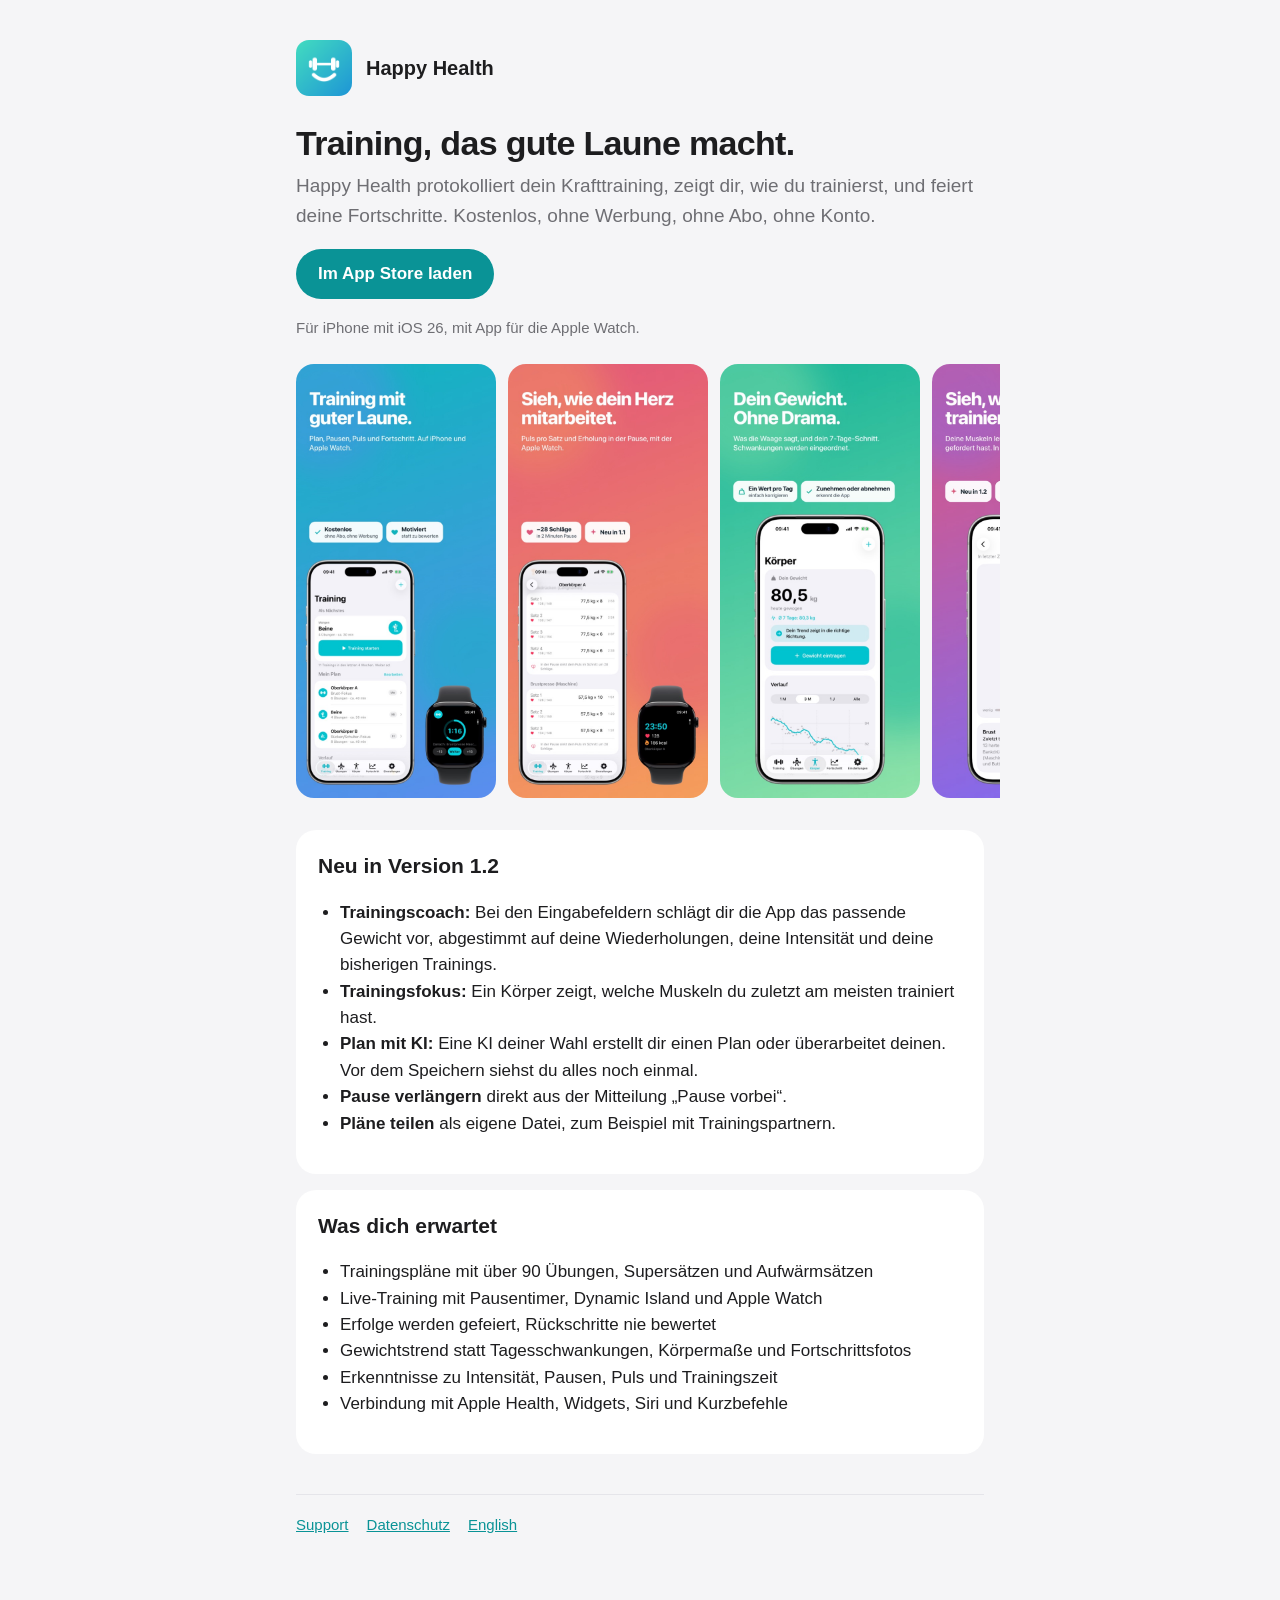
<file: index.html>
<!doctype html>
<html lang="de">
<head>
  <meta charset="utf-8">
  <meta name="viewport" content="width=device-width, initial-scale=1">
  <title>Happy Health</title>
  <meta name="description" content="Krafttraining, das motiviert statt bewertet. Kostenlos, ohne Werbung, ohne Abo.">
  <link rel="alternate" hreflang="en" href="en/">
  <link rel="stylesheet" href="style.css">
</head>
<body>
<main>
  <header>
    <img src="icon.png" alt="">
    <a href="./">Happy Health</a>
  </header>

  <h1>Training, das gute Laune macht.</h1>
  <p class="lead">Happy Health protokolliert dein Krafttraining, zeigt dir, wie du trainierst, und feiert deine Fortschritte. Kostenlos, ohne Werbung, ohne Abo, ohne Konto.</p>
  <p><a class="button" href="https://apps.apple.com/app/id6819990635">Im App Store laden</a></p>
  <p class="muted">Für iPhone mit iOS 26, mit App für die Apple Watch.</p>

  <div class="shots">
    <img src="img/de-01-hero.jpg" alt="Trainingsübersicht auf iPhone und Apple Watch" width="600" height="1304" loading="lazy">
    <img src="img/de-04-pulse.jpg" alt="Puls pro Satz mit der Apple Watch" width="600" height="1304" loading="lazy">
    <img src="img/de-07-body.jpg" alt="Gewicht mit 7-Tage-Schnitt" width="600" height="1304" loading="lazy">
    <img src="img/de-05-musclemap.jpg" alt="Trainingsfokus: welche Muskeln du zuletzt trainiert hast" width="600" height="1304" loading="lazy">
  </div>

  <div class="card">
    <h2>Neu in Version 1.2</h2>
    <ul>
      <li><strong>Trainingscoach:</strong> Bei den Eingabefeldern schlägt dir die App das passende Gewicht vor, abgestimmt auf deine Wiederholungen, deine Intensität und deine bisherigen Trainings.</li>
      <li><strong>Trainingsfokus:</strong> Ein Körper zeigt, welche Muskeln du zuletzt am meisten trainiert hast.</li>
      <li><strong>Plan mit KI:</strong> Eine KI deiner Wahl erstellt dir einen Plan oder überarbeitet deinen. Vor dem Speichern siehst du alles noch einmal.</li>
      <li><strong>Pause verlängern</strong> direkt aus der Mitteilung „Pause vorbei“.</li>
      <li><strong>Pläne teilen</strong> als eigene Datei, zum Beispiel mit Trainingspartnern.</li>
    </ul>
  </div>

  <div class="card">
    <h2>Was dich erwartet</h2>
    <ul>
      <li>Trainingspläne mit über 90 Übungen, Supersätzen und Aufwärmsätzen</li>
      <li>Live-Training mit Pausentimer, Dynamic Island und Apple Watch</li>
      <li>Erfolge werden gefeiert, Rückschritte nie bewertet</li>
      <li>Gewichtstrend statt Tagesschwankungen, Körpermaße und Fortschrittsfotos</li>
      <li>Erkenntnisse zu Intensität, Pausen, Puls und Trainingszeit</li>
      <li>Verbindung mit Apple Health, Widgets, Siri und Kurzbefehle</li>
    </ul>
  </div>

  <nav>
    <a href="support.html">Support</a>
    <a href="datenschutz.html">Datenschutz</a>
    <a href="en/">English</a>
  </nav>
</main>
</body>
</html>
</file>
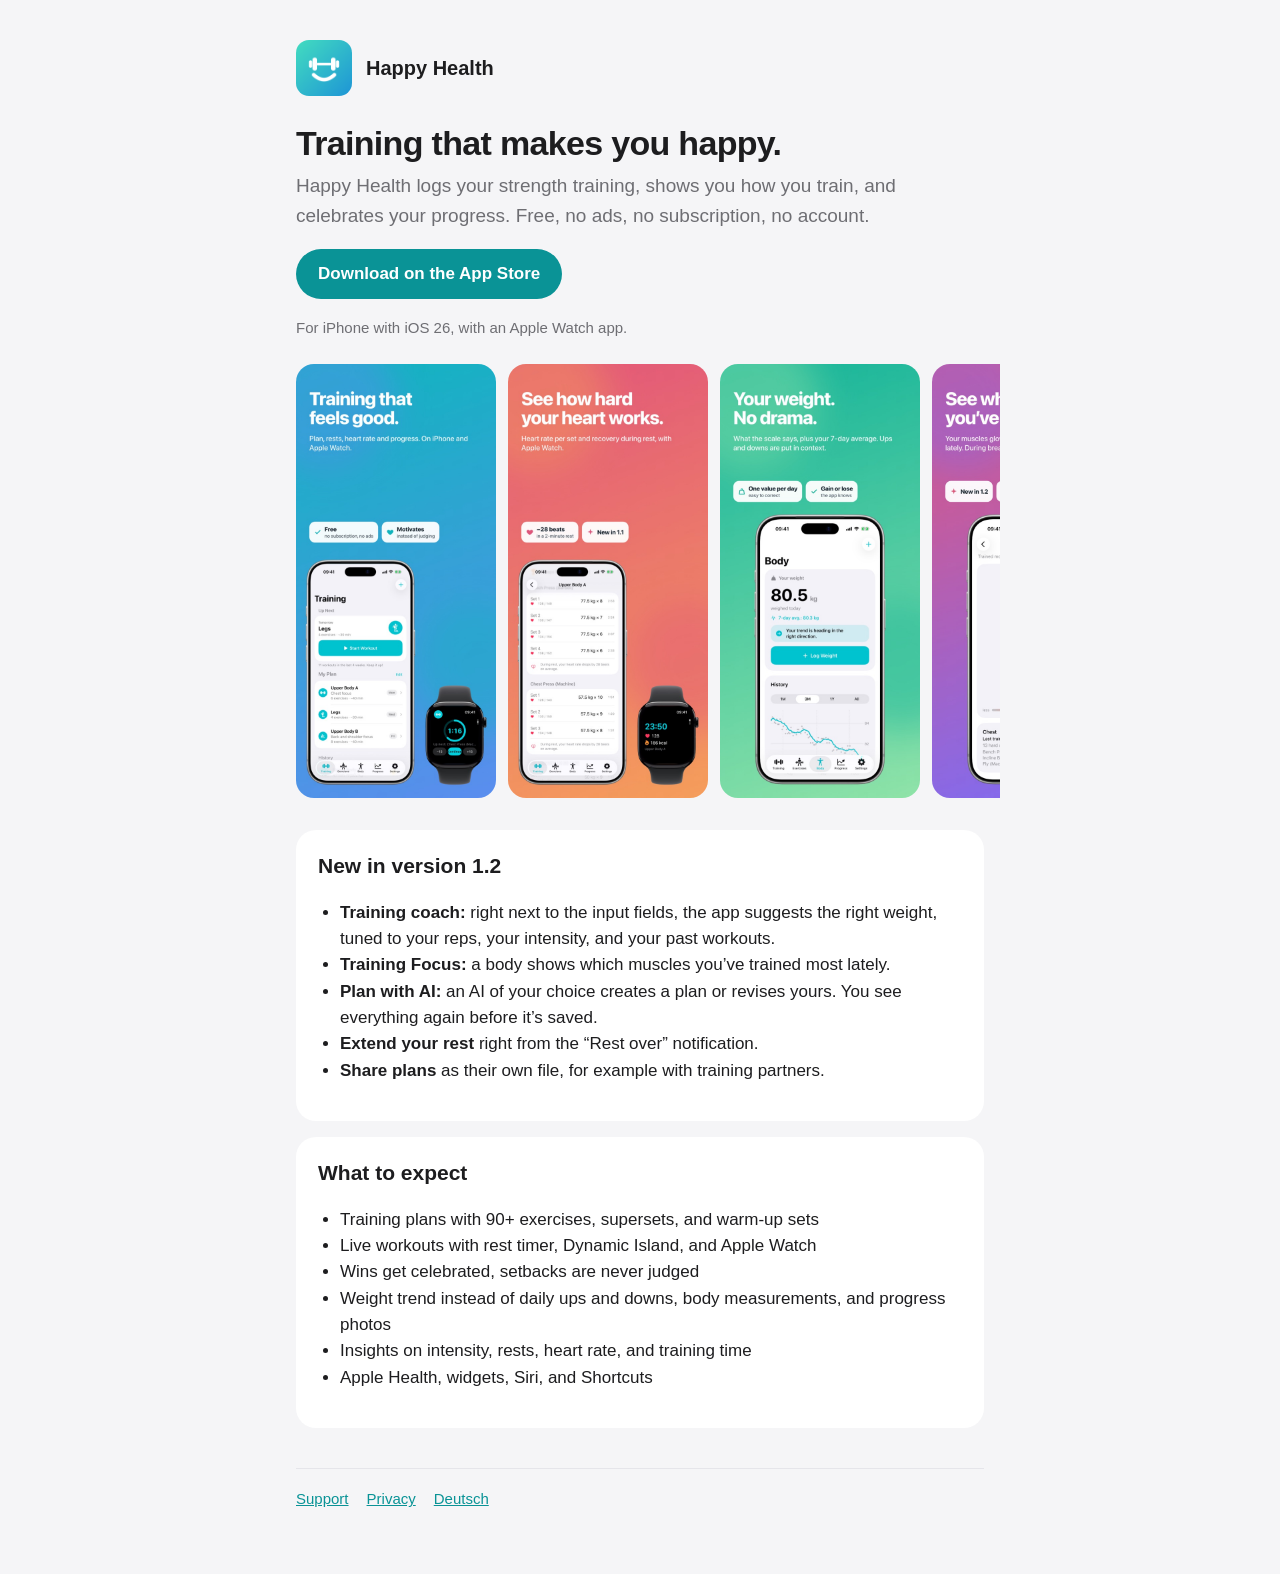
<file: en/index.html>
<!doctype html>
<html lang="en">
<head>
  <meta charset="utf-8">
  <meta name="viewport" content="width=device-width, initial-scale=1">
  <title>Happy Health</title>
  <meta name="description" content="Strength training that motivates instead of judging. Free, no ads, no subscription.">
  <link rel="alternate" hreflang="de" href="../">
  <link rel="stylesheet" href="../style.css">
</head>
<body>
<main>
  <header>
    <img src="../icon.png" alt="">
    <a href="./">Happy Health</a>
  </header>

  <h1>Training that makes you happy.</h1>
  <p class="lead">Happy Health logs your strength training, shows you how you train, and celebrates your progress. Free, no ads, no subscription, no account.</p>
  <p><a class="button" href="https://apps.apple.com/app/id6819990635">Download on the App Store</a></p>
  <p class="muted">For iPhone with iOS 26, with an Apple Watch app.</p>

  <div class="shots">
    <img src="../img/en-01-hero.jpg" alt="Workout overview on iPhone and Apple Watch" width="600" height="1304" loading="lazy">
    <img src="../img/en-04-pulse.jpg" alt="Heart rate per set with Apple Watch" width="600" height="1304" loading="lazy">
    <img src="../img/en-07-body.jpg" alt="Weight with 7-day average" width="600" height="1304" loading="lazy">
    <img src="../img/en-05-musclemap.jpg" alt="Training Focus: which muscles you’ve trained lately" width="600" height="1304" loading="lazy">
  </div>

  <div class="card">
    <h2>New in version 1.2</h2>
    <ul>
      <li><strong>Training coach:</strong> right next to the input fields, the app suggests the right weight, tuned to your reps, your intensity, and your past workouts.</li>
      <li><strong>Training Focus:</strong> a body shows which muscles you’ve trained most lately.</li>
      <li><strong>Plan with AI:</strong> an AI of your choice creates a plan or revises yours. You see everything again before it’s saved.</li>
      <li><strong>Extend your rest</strong> right from the “Rest over” notification.</li>
      <li><strong>Share plans</strong> as their own file, for example with training partners.</li>
    </ul>
  </div>

  <div class="card">
    <h2>What to expect</h2>
    <ul>
      <li>Training plans with 90+ exercises, supersets, and warm-up sets</li>
      <li>Live workouts with rest timer, Dynamic Island, and Apple Watch</li>
      <li>Wins get celebrated, setbacks are never judged</li>
      <li>Weight trend instead of daily ups and downs, body measurements, and progress photos</li>
      <li>Insights on intensity, rests, heart rate, and training time</li>
      <li>Apple Health, widgets, Siri, and Shortcuts</li>
    </ul>
  </div>

  <nav>
    <a href="support.html">Support</a>
    <a href="privacy.html">Privacy</a>
    <a href="../">Deutsch</a>
  </nav>
</main>
</body>
</html>
</file>
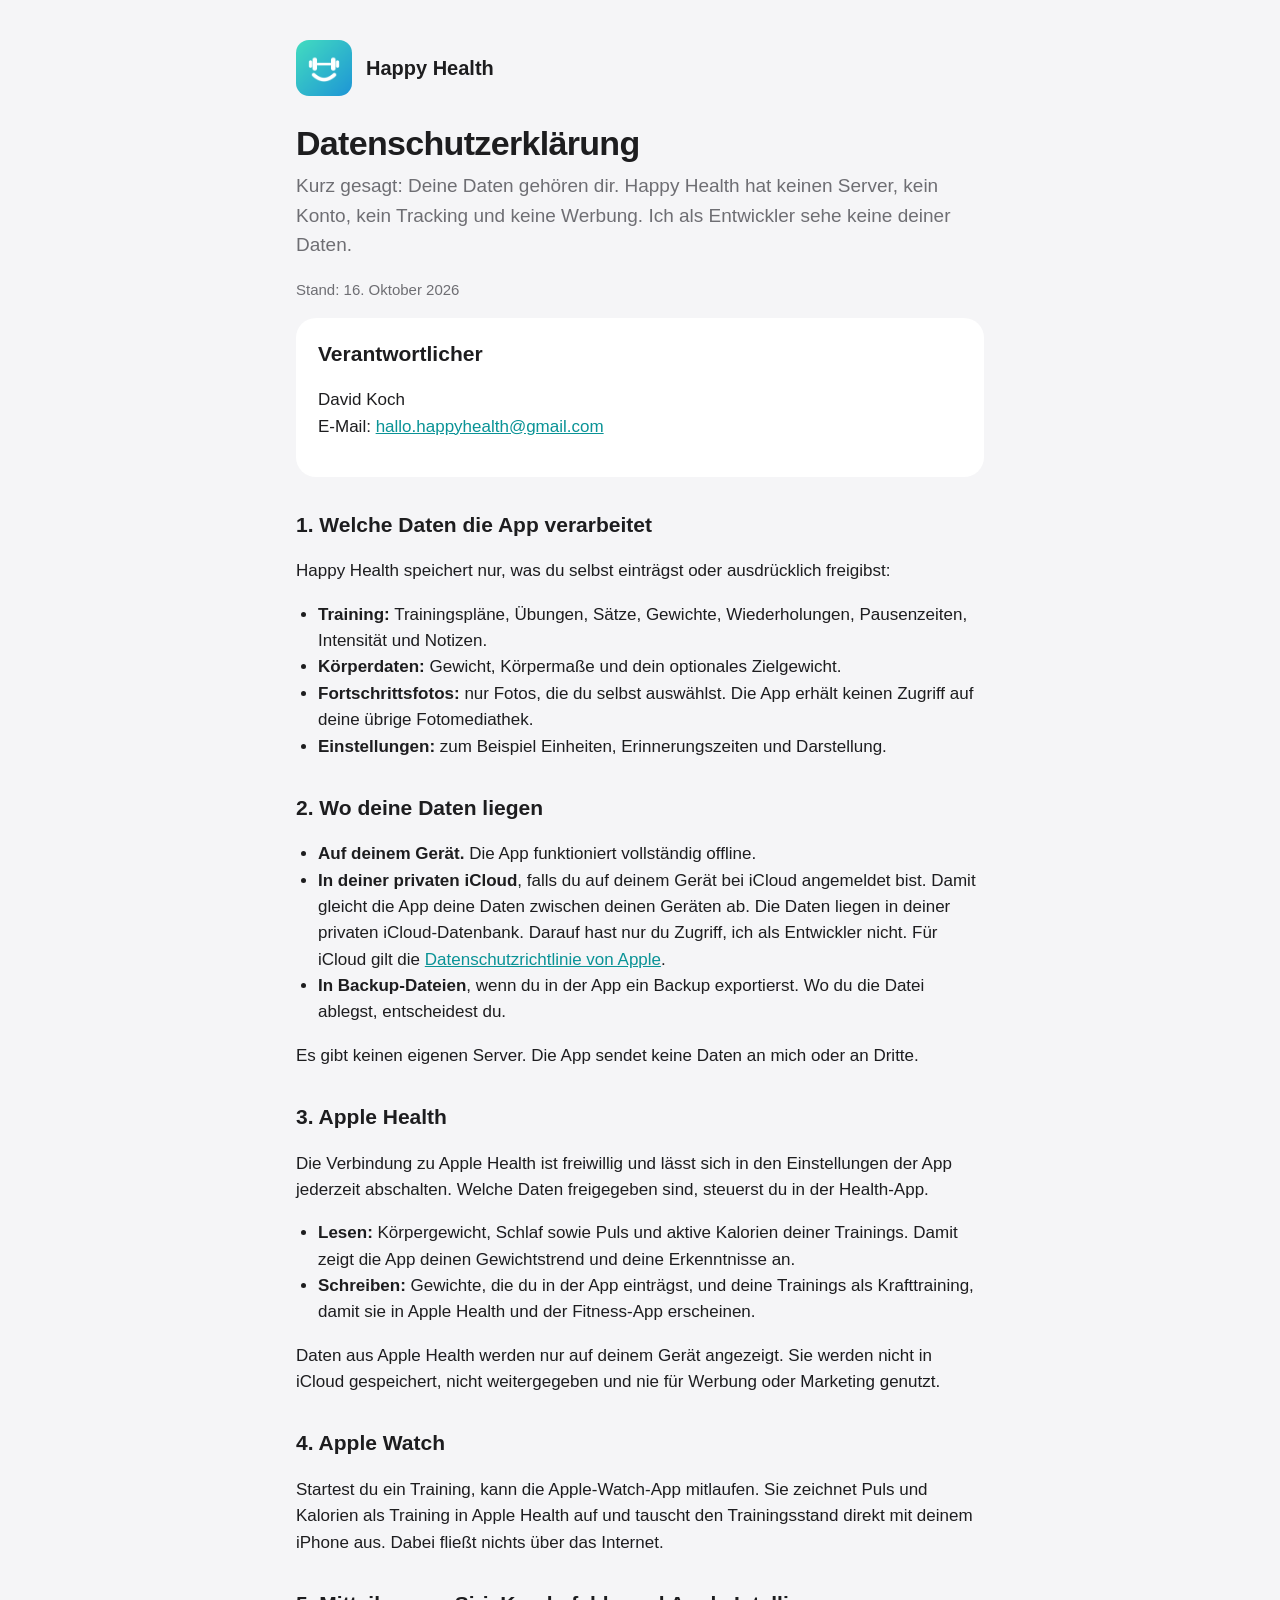
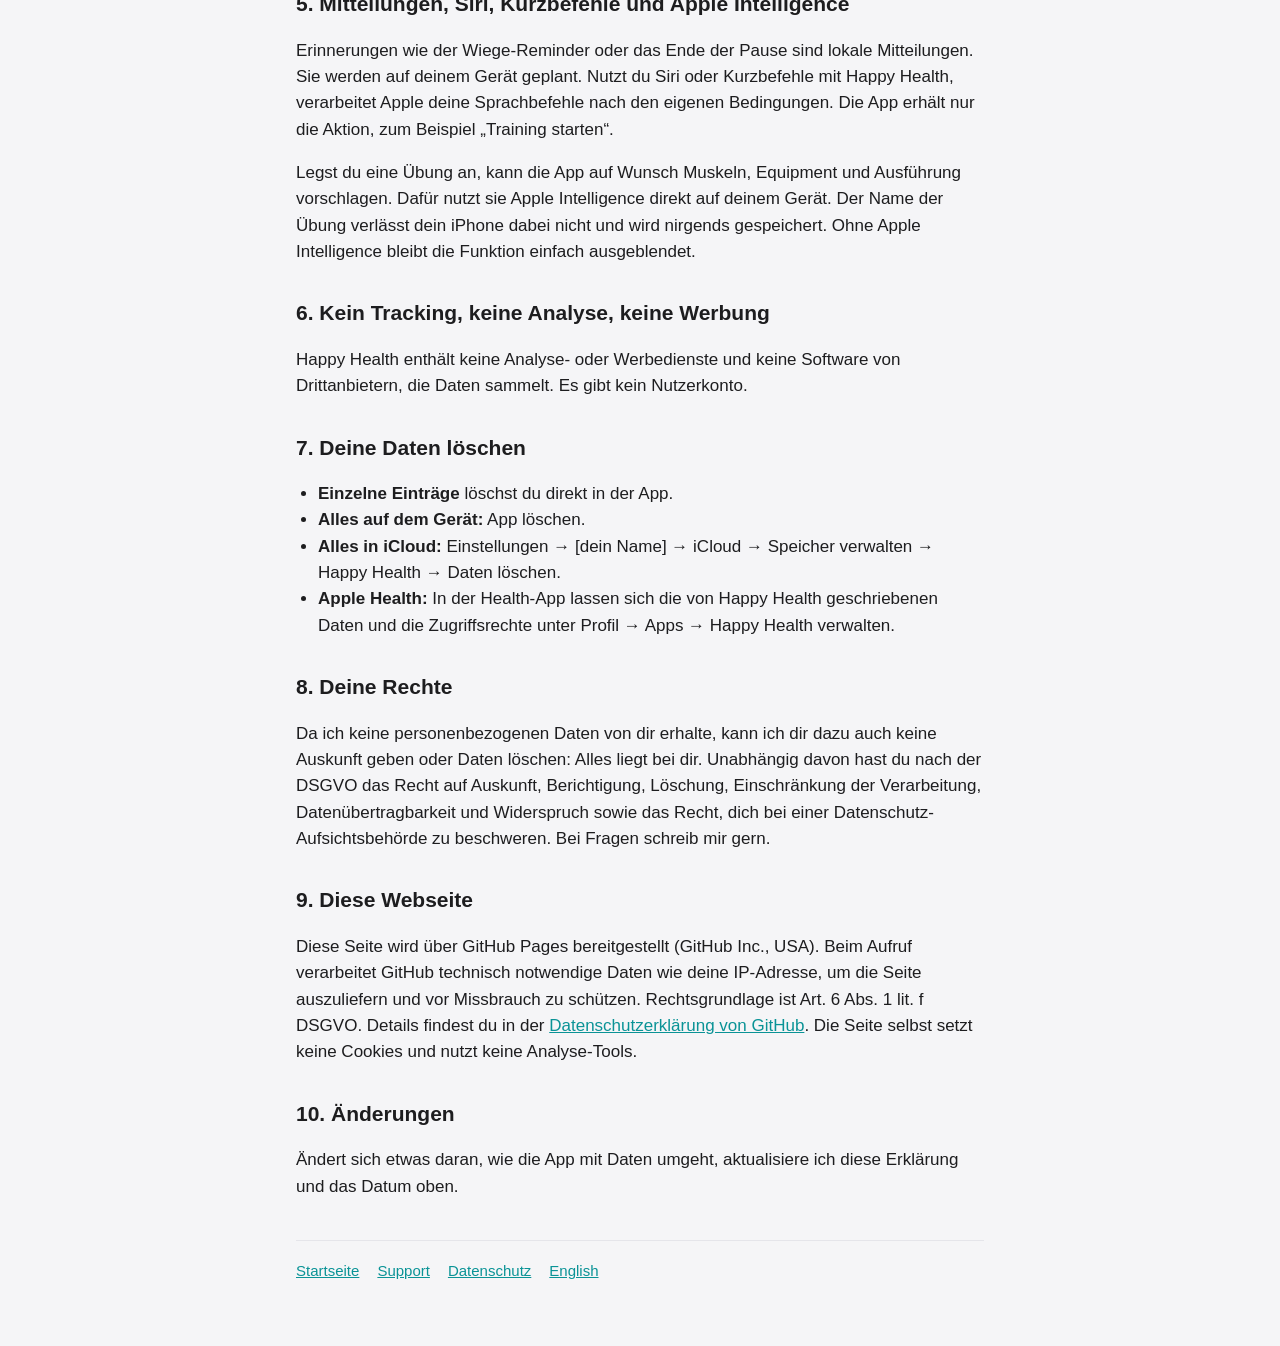
<file: datenschutz.html>
<!doctype html>
<html lang="de">
<head>
  <meta charset="utf-8">
  <meta name="viewport" content="width=device-width, initial-scale=1">
  <title>Datenschutz – Happy Health</title>
  <link rel="alternate" hreflang="en" href="en/privacy.html">
  <link rel="stylesheet" href="style.css">
</head>
<body>
<main>
  <header>
    <img src="icon.png" alt="">
    <a href="./">Happy Health</a>
  </header>

  <h1>Datenschutzerklärung</h1>
  <p class="lead">Kurz gesagt: Deine Daten gehören dir. Happy Health hat keinen Server, kein Konto, kein Tracking und keine Werbung. Ich als Entwickler sehe keine deiner Daten.</p>
  <p class="muted">Stand: 16. Oktober 2026</p>

  <div class="card">
    <h2>Verantwortlicher</h2>
    <p>
      David Koch<br>
      E-Mail: <a href="mailto:hallo.happyhealth@gmail.com">hallo.happyhealth@gmail.com</a>
    </p>
  </div>

  <h2>1. Welche Daten die App verarbeitet</h2>
  <p>Happy Health speichert nur, was du selbst einträgst oder ausdrücklich freigibst:</p>
  <ul>
    <li><strong>Training:</strong> Trainingspläne, Übungen, Sätze, Gewichte, Wiederholungen, Pausenzeiten, Intensität und Notizen.</li>
    <li><strong>Körperdaten:</strong> Gewicht, Körpermaße und dein optionales Zielgewicht.</li>
    <li><strong>Fortschrittsfotos:</strong> nur Fotos, die du selbst auswählst. Die App erhält keinen Zugriff auf deine übrige Fotomediathek.</li>
    <li><strong>Einstellungen:</strong> zum Beispiel Einheiten, Erinnerungszeiten und Darstellung.</li>
  </ul>

  <h2>2. Wo deine Daten liegen</h2>
  <ul>
    <li><strong>Auf deinem Gerät.</strong> Die App funktioniert vollständig offline.</li>
    <li><strong>In deiner privaten iCloud</strong>, falls du auf deinem Gerät bei iCloud angemeldet bist. Damit gleicht die App deine Daten zwischen deinen Geräten ab. Die Daten liegen in deiner privaten iCloud-Datenbank. Darauf hast nur du Zugriff, ich als Entwickler nicht. Für iCloud gilt die <a href="https://www.apple.com/de/legal/privacy/">Datenschutzrichtlinie von Apple</a>.</li>
    <li><strong>In Backup-Dateien</strong>, wenn du in der App ein Backup exportierst. Wo du die Datei ablegst, entscheidest du.</li>
  </ul>
  <p>Es gibt keinen eigenen Server. Die App sendet keine Daten an mich oder an Dritte.</p>

  <h2>3. Apple Health</h2>
  <p>Die Verbindung zu Apple Health ist freiwillig und lässt sich in den Einstellungen der App jederzeit abschalten. Welche Daten freigegeben sind, steuerst du in der Health-App.</p>
  <ul>
    <li><strong>Lesen:</strong> Körpergewicht, Schlaf sowie Puls und aktive Kalorien deiner Trainings. Damit zeigt die App deinen Gewichtstrend und deine Erkenntnisse an.</li>
    <li><strong>Schreiben:</strong> Gewichte, die du in der App einträgst, und deine Trainings als Krafttraining, damit sie in Apple Health und der Fitness-App erscheinen.</li>
  </ul>
  <p>Daten aus Apple Health werden nur auf deinem Gerät angezeigt. Sie werden nicht in iCloud gespeichert, nicht weitergegeben und nie für Werbung oder Marketing genutzt.</p>

  <h2>4. Apple Watch</h2>
  <p>Startest du ein Training, kann die Apple-Watch-App mitlaufen. Sie zeichnet Puls und Kalorien als Training in Apple Health auf und tauscht den Trainingsstand direkt mit deinem iPhone aus. Dabei fließt nichts über das Internet.</p>

  <h2>5. Mitteilungen, Siri, Kurzbefehle und Apple Intelligence</h2>
  <p>Erinnerungen wie der Wiege-Reminder oder das Ende der Pause sind lokale Mitteilungen. Sie werden auf deinem Gerät geplant. Nutzt du Siri oder Kurzbefehle mit Happy Health, verarbeitet Apple deine Sprachbefehle nach den eigenen Bedingungen. Die App erhält nur die Aktion, zum Beispiel „Training starten“.</p>
  <p>Legst du eine Übung an, kann die App auf Wunsch Muskeln, Equipment und Ausführung vorschlagen. Dafür nutzt sie Apple Intelligence direkt auf deinem Gerät. Der Name der Übung verlässt dein iPhone dabei nicht und wird nirgends gespeichert. Ohne Apple Intelligence bleibt die Funktion einfach ausgeblendet.</p>

  <h2>6. Kein Tracking, keine Analyse, keine Werbung</h2>
  <p>Happy Health enthält keine Analyse- oder Werbedienste und keine Software von Drittanbietern, die Daten sammelt. Es gibt kein Nutzerkonto.</p>

  <h2>7. Deine Daten löschen</h2>
  <ul>
    <li><strong>Einzelne Einträge</strong> löschst du direkt in der App.</li>
    <li><strong>Alles auf dem Gerät:</strong> App löschen.</li>
    <li><strong>Alles in iCloud:</strong> Einstellungen → [dein Name] → iCloud → Speicher verwalten → Happy Health → Daten löschen.</li>
    <li><strong>Apple Health:</strong> In der Health-App lassen sich die von Happy Health geschriebenen Daten und die Zugriffsrechte unter Profil → Apps → Happy Health verwalten.</li>
  </ul>

  <h2>8. Deine Rechte</h2>
  <p>Da ich keine personenbezogenen Daten von dir erhalte, kann ich dir dazu auch keine Auskunft geben oder Daten löschen: Alles liegt bei dir. Unabhängig davon hast du nach der DSGVO das Recht auf Auskunft, Berichtigung, Löschung, Einschränkung der Verarbeitung, Datenübertragbarkeit und Widerspruch sowie das Recht, dich bei einer Datenschutz-Aufsichtsbehörde zu beschweren. Bei Fragen schreib mir gern.</p>

  <h2>9. Diese Webseite</h2>
  <p>Diese Seite wird über GitHub Pages bereitgestellt (GitHub Inc., USA). Beim Aufruf verarbeitet GitHub technisch notwendige Daten wie deine IP-Adresse, um die Seite auszuliefern und vor Missbrauch zu schützen. Rechtsgrundlage ist Art. 6 Abs. 1 lit. f DSGVO. Details findest du in der <a href="https://docs.github.com/de/site-policy/privacy-policies/github-general-privacy-statement">Datenschutzerklärung von GitHub</a>. Die Seite selbst setzt keine Cookies und nutzt keine Analyse-Tools.</p>

  <h2>10. Änderungen</h2>
  <p>Ändert sich etwas daran, wie die App mit Daten umgeht, aktualisiere ich diese Erklärung und das Datum oben.</p>

  <nav>
    <a href="./">Startseite</a>
    <a href="support.html">Support</a>
    <a href="datenschutz.html">Datenschutz</a>
    <a href="en/privacy.html">English</a>
  </nav>
</main>
</body>
</html>
</file>
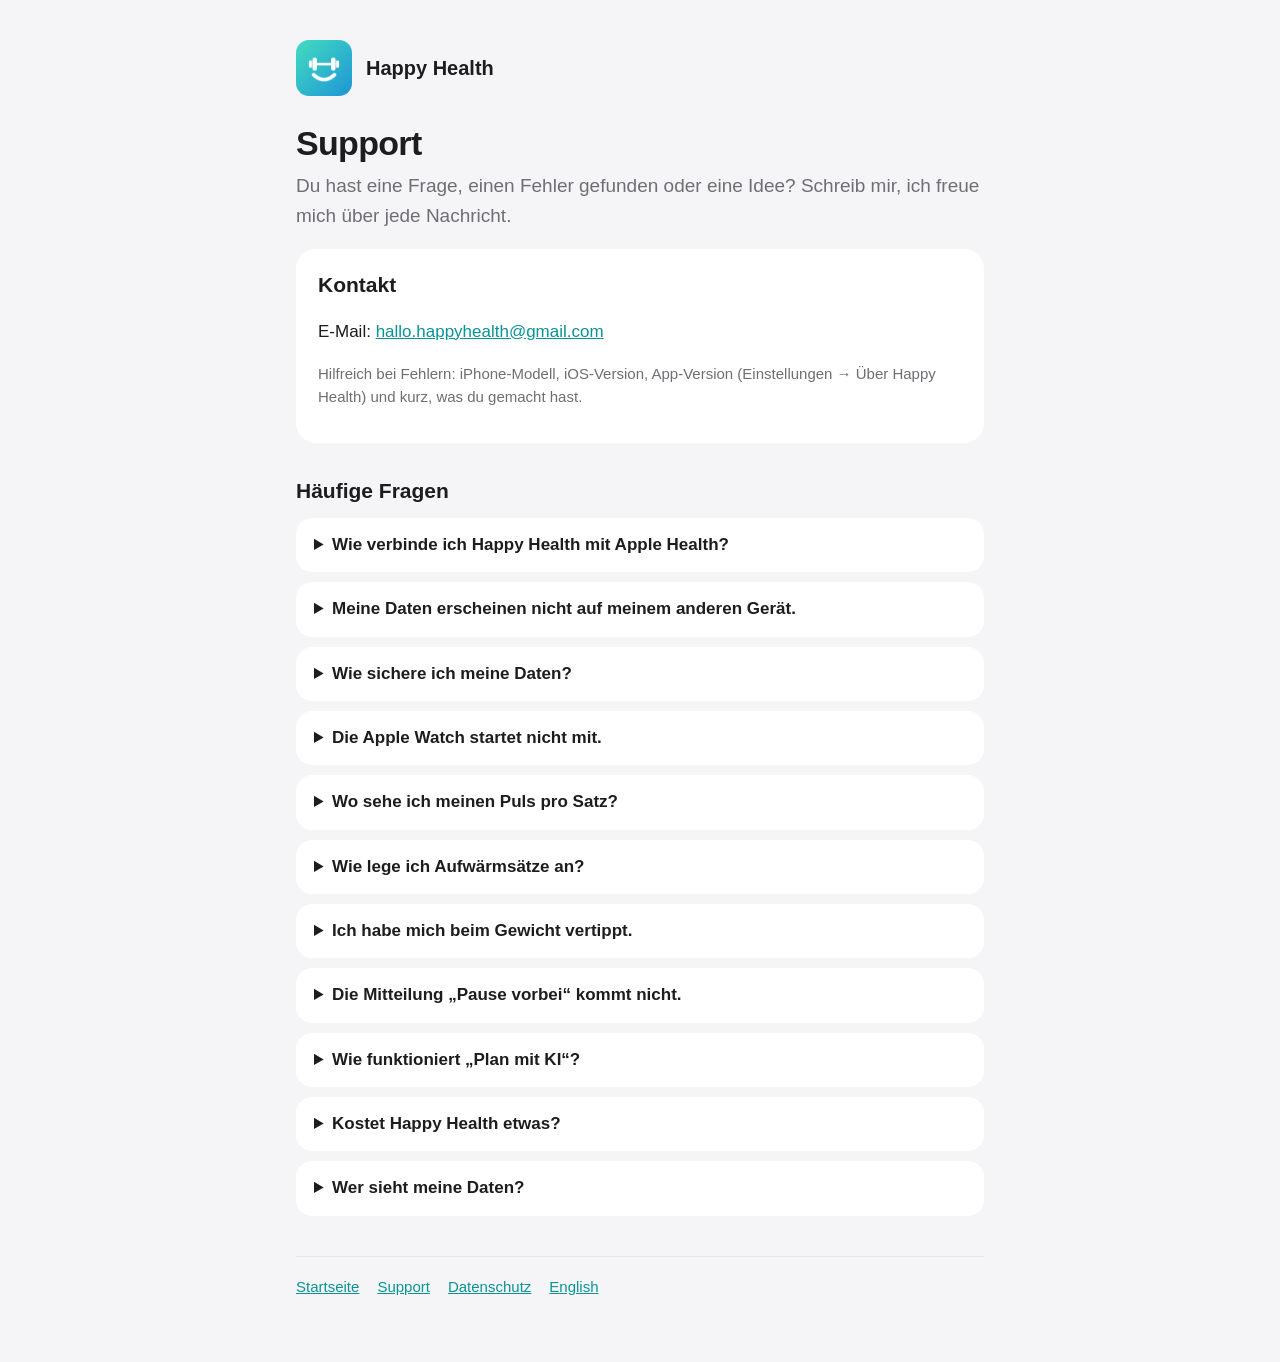
<file: support.html>
<!doctype html>
<html lang="de">
<head>
  <meta charset="utf-8">
  <meta name="viewport" content="width=device-width, initial-scale=1">
  <title>Support – Happy Health</title>
  <link rel="alternate" hreflang="en" href="en/support.html">
  <link rel="stylesheet" href="style.css">
</head>
<body>
<main>
  <header>
    <img src="icon.png" alt="">
    <a href="./">Happy Health</a>
  </header>

  <h1>Support</h1>
  <p class="lead">Du hast eine Frage, einen Fehler gefunden oder eine Idee? Schreib mir, ich freue mich über jede Nachricht.</p>

  <div class="card">
    <h2>Kontakt</h2>
    <p>E-Mail: <a href="mailto:hallo.happyhealth@gmail.com?subject=Happy%20Health">hallo.happyhealth@gmail.com</a></p>
    <p class="muted">Hilfreich bei Fehlern: iPhone-Modell, iOS-Version, App-Version (Einstellungen → Über Happy Health) und kurz, was du gemacht hast.</p>
  </div>

  <h2>Häufige Fragen</h2>

  <details>
    <summary>Wie verbinde ich Happy Health mit Apple Health?</summary>
    <p>In der App unter Einstellungen → Apple Health → „Mit Apple Health verbinden“. Hast du den Zugriff früher abgelehnt, erlaubst du ihn in der Health-App: Profilbild oben rechts → Apps → Happy Health.</p>
  </details>

  <details>
    <summary>Meine Daten erscheinen nicht auf meinem anderen Gerät.</summary>
    <p>Der Abgleich läuft über deine private iCloud. Prüfe, ob du auf beiden Geräten mit derselben Apple-ID bei iCloud angemeldet bist und iCloud Drive aktiv ist. Der erste Abgleich kann ein paar Minuten dauern, vor allem im WLAN mit vielen Fotos.</p>
  </details>

  <details>
    <summary>Wie sichere ich meine Daten?</summary>
    <p>Neben iCloud kannst du unter Einstellungen → Daten &amp; iCloud ein Backup als Datei exportieren und später wiederherstellen, zum Beispiel beim Gerätewechsel.</p>
  </details>

  <details>
    <summary>Die Apple Watch startet nicht mit.</summary>
    <p>Die Watch-App startet automatisch, wenn du auf dem iPhone ein Training beginnst. Dafür muss Happy Health auf der Uhr installiert sein (Watch-App auf dem iPhone → Verfügbare Apps), Apple Health verbunden sein und unter Einstellungen → Live-Training „Apple Watch mitstarten“ eingeschaltet sein.</p>
  </details>

  <details>
    <summary>Wo sehe ich meinen Puls pro Satz?</summary>
    <p>Trainierst du mit der Apple Watch, zeigt die App nach dem Training in der Zusammenfassung und später im Trainingsverlauf für jeden Satz Durchschnitt und Spitze, dazu, wie stark sich dein Puls in der Pause erholt. Dafür muss Happy Health in Apple Health deinen Puls lesen dürfen. Die Werte werden jedes Mal live aus Apple Health berechnet und nicht gespeichert.</p>
  </details>

  <details>
    <summary>Wie lege ich Aufwärmsätze an?</summary>
    <p>Öffne im Trainingsplan eine Übung und wähle bei „Aufwärmen“ eine Stufe. Die Gewichte rechnet die App aus deinem Arbeitsgewicht aus. Im Training hakst du die Aufwärmsätze nur ab.</p>
  </details>

  <details>
    <summary>Ich habe mich beim Gewicht vertippt.</summary>
    <p>Pro Tag gibt es einen Wert. Trag für denselben Tag einfach das richtige Gewicht ein, dann ersetzt es den alten Wert, auch in Apple Health.</p>
  </details>

  <details>
    <summary>Die Mitteilung „Pause vorbei“ kommt nicht.</summary>
    <p>In der App unter Einstellungen → Live-Training → „Mitteilung bei Pausenende“ prüft ein Checkup, ob alles eingeschaltet ist, und führt dich direkt zur passenden Einstellung. Trainierst du mit der Apple Watch, schaltet iOS oft den Fokus „Fitness“ ein. Damit die Mitteilung dort durchkommt: Einstellungen → Fokus → Fitness → Mitteilungen → bei „Apps“ Happy Health hinzufügen. Mit „Test-Mitteilung senden“ kannst du es gleich ausprobieren.</p>
  </details>

  <details>
    <summary>Wie funktioniert „Plan mit KI“?</summary>
    <p>Happy Health gibt dir einen Text mit der Übungsliste und dem Planformat, den du an eine KI deiner Wahl schickst. Die Antwort holst du als Datei oder per „Einsetzen“ zurück. Die App selbst schickt nichts ins Internet, und der Text enthält keine Trainings- oder Gesundheitsdaten. Vor dem Speichern siehst du den Plan in „Plan prüfen“, beim Überarbeiten auch, was sich ändert.</p>
  </details>

  <details>
    <summary>Kostet Happy Health etwas?</summary>
    <p>Nein. Keine Werbung, keine Abos, keine In-App-Käufe.</p>
  </details>

  <details>
    <summary>Wer sieht meine Daten?</summary>
    <p>Nur du. Alles liegt auf deinem Gerät und in deiner privaten iCloud. Mehr dazu in der <a href="datenschutz.html">Datenschutzerklärung</a>.</p>
  </details>

  <nav>
    <a href="./">Startseite</a>
    <a href="support.html">Support</a>
    <a href="datenschutz.html">Datenschutz</a>
    <a href="en/support.html">English</a>
  </nav>
</main>
</body>
</html>
</file>
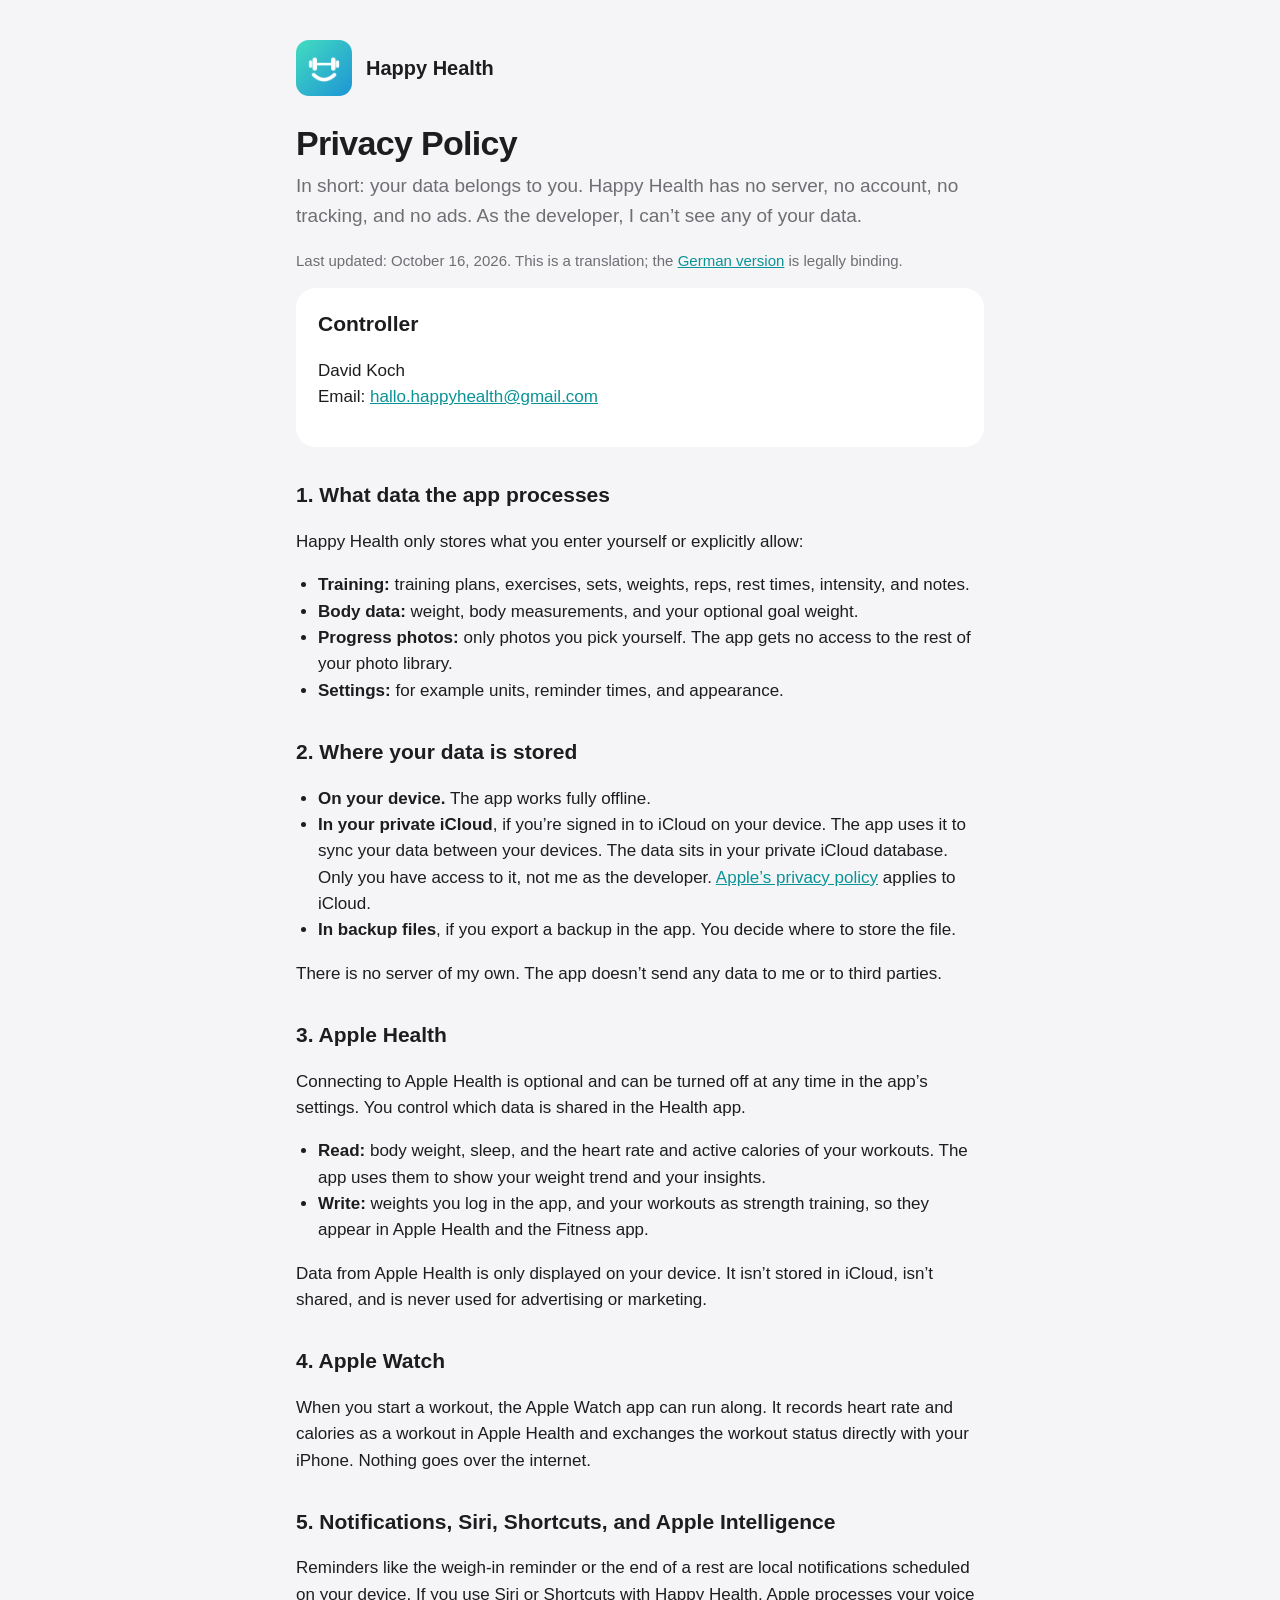
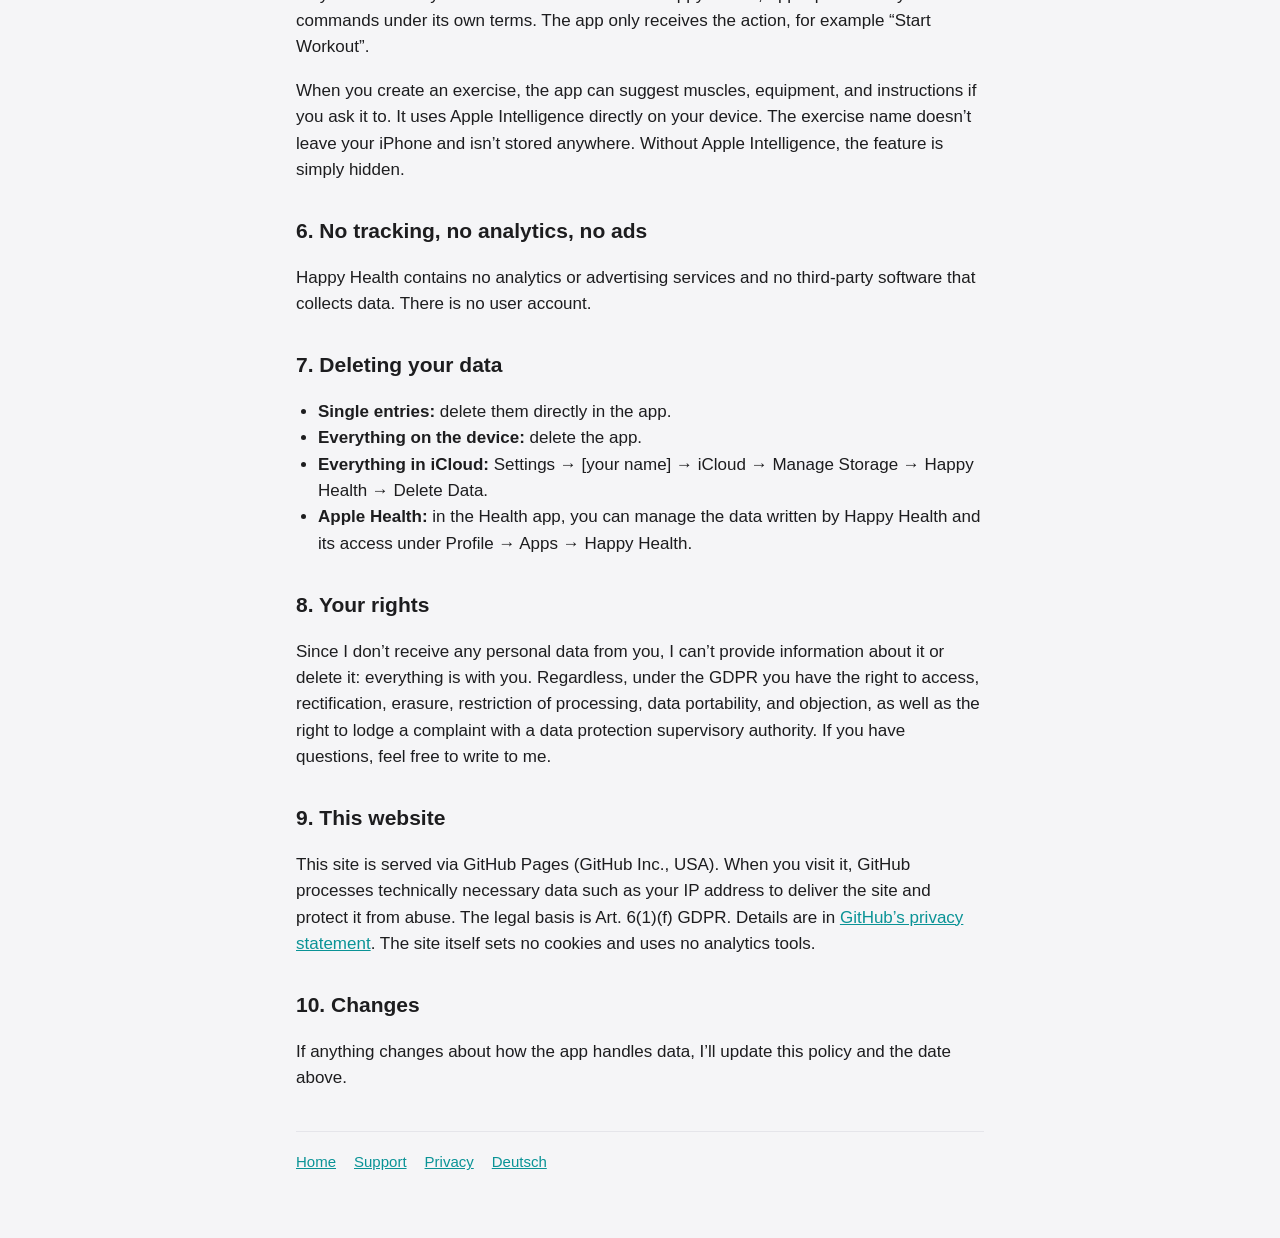
<file: en/privacy.html>
<!doctype html>
<html lang="en">
<head>
  <meta charset="utf-8">
  <meta name="viewport" content="width=device-width, initial-scale=1">
  <title>Privacy – Happy Health</title>
  <link rel="alternate" hreflang="de" href="../datenschutz.html">
  <link rel="stylesheet" href="../style.css">
</head>
<body>
<main>
  <header>
    <img src="../icon.png" alt="">
    <a href="./">Happy Health</a>
  </header>

  <h1>Privacy Policy</h1>
  <p class="lead">In short: your data belongs to you. Happy Health has no server, no account, no tracking, and no ads. As the developer, I can’t see any of your data.</p>
  <p class="muted">Last updated: October 16, 2026. This is a translation; the <a href="../datenschutz.html">German version</a> is legally binding.</p>

  <div class="card">
    <h2>Controller</h2>
    <p>
      David Koch<br>
      Email: <a href="mailto:hallo.happyhealth@gmail.com">hallo.happyhealth@gmail.com</a>
    </p>
  </div>

  <h2>1. What data the app processes</h2>
  <p>Happy Health only stores what you enter yourself or explicitly allow:</p>
  <ul>
    <li><strong>Training:</strong> training plans, exercises, sets, weights, reps, rest times, intensity, and notes.</li>
    <li><strong>Body data:</strong> weight, body measurements, and your optional goal weight.</li>
    <li><strong>Progress photos:</strong> only photos you pick yourself. The app gets no access to the rest of your photo library.</li>
    <li><strong>Settings:</strong> for example units, reminder times, and appearance.</li>
  </ul>

  <h2>2. Where your data is stored</h2>
  <ul>
    <li><strong>On your device.</strong> The app works fully offline.</li>
    <li><strong>In your private iCloud</strong>, if you’re signed in to iCloud on your device. The app uses it to sync your data between your devices. The data sits in your private iCloud database. Only you have access to it, not me as the developer. <a href="https://www.apple.com/legal/privacy/">Apple’s privacy policy</a> applies to iCloud.</li>
    <li><strong>In backup files</strong>, if you export a backup in the app. You decide where to store the file.</li>
  </ul>
  <p>There is no server of my own. The app doesn’t send any data to me or to third parties.</p>

  <h2>3. Apple Health</h2>
  <p>Connecting to Apple Health is optional and can be turned off at any time in the app’s settings. You control which data is shared in the Health app.</p>
  <ul>
    <li><strong>Read:</strong> body weight, sleep, and the heart rate and active calories of your workouts. The app uses them to show your weight trend and your insights.</li>
    <li><strong>Write:</strong> weights you log in the app, and your workouts as strength training, so they appear in Apple Health and the Fitness app.</li>
  </ul>
  <p>Data from Apple Health is only displayed on your device. It isn’t stored in iCloud, isn’t shared, and is never used for advertising or marketing.</p>

  <h2>4. Apple Watch</h2>
  <p>When you start a workout, the Apple Watch app can run along. It records heart rate and calories as a workout in Apple Health and exchanges the workout status directly with your iPhone. Nothing goes over the internet.</p>

  <h2>5. Notifications, Siri, Shortcuts, and Apple Intelligence</h2>
  <p>Reminders like the weigh-in reminder or the end of a rest are local notifications scheduled on your device. If you use Siri or Shortcuts with Happy Health, Apple processes your voice commands under its own terms. The app only receives the action, for example “Start Workout”.</p>
  <p>When you create an exercise, the app can suggest muscles, equipment, and instructions if you ask it to. It uses Apple Intelligence directly on your device. The exercise name doesn’t leave your iPhone and isn’t stored anywhere. Without Apple Intelligence, the feature is simply hidden.</p>

  <h2>6. No tracking, no analytics, no ads</h2>
  <p>Happy Health contains no analytics or advertising services and no third-party software that collects data. There is no user account.</p>

  <h2>7. Deleting your data</h2>
  <ul>
    <li><strong>Single entries:</strong> delete them directly in the app.</li>
    <li><strong>Everything on the device:</strong> delete the app.</li>
    <li><strong>Everything in iCloud:</strong> Settings → [your name] → iCloud → Manage Storage → Happy Health → Delete Data.</li>
    <li><strong>Apple Health:</strong> in the Health app, you can manage the data written by Happy Health and its access under Profile → Apps → Happy Health.</li>
  </ul>

  <h2>8. Your rights</h2>
  <p>Since I don’t receive any personal data from you, I can’t provide information about it or delete it: everything is with you. Regardless, under the GDPR you have the right to access, rectification, erasure, restriction of processing, data portability, and objection, as well as the right to lodge a complaint with a data protection supervisory authority. If you have questions, feel free to write to me.</p>

  <h2>9. This website</h2>
  <p>This site is served via GitHub Pages (GitHub Inc., USA). When you visit it, GitHub processes technically necessary data such as your IP address to deliver the site and protect it from abuse. The legal basis is Art. 6(1)(f) GDPR. Details are in <a href="https://docs.github.com/en/site-policy/privacy-policies/github-general-privacy-statement">GitHub’s privacy statement</a>. The site itself sets no cookies and uses no analytics tools.</p>

  <h2>10. Changes</h2>
  <p>If anything changes about how the app handles data, I’ll update this policy and the date above.</p>

  <nav>
    <a href="./">Home</a>
    <a href="support.html">Support</a>
    <a href="privacy.html">Privacy</a>
    <a href="../datenschutz.html">Deutsch</a>
  </nav>
</main>
</body>
</html>
</file>
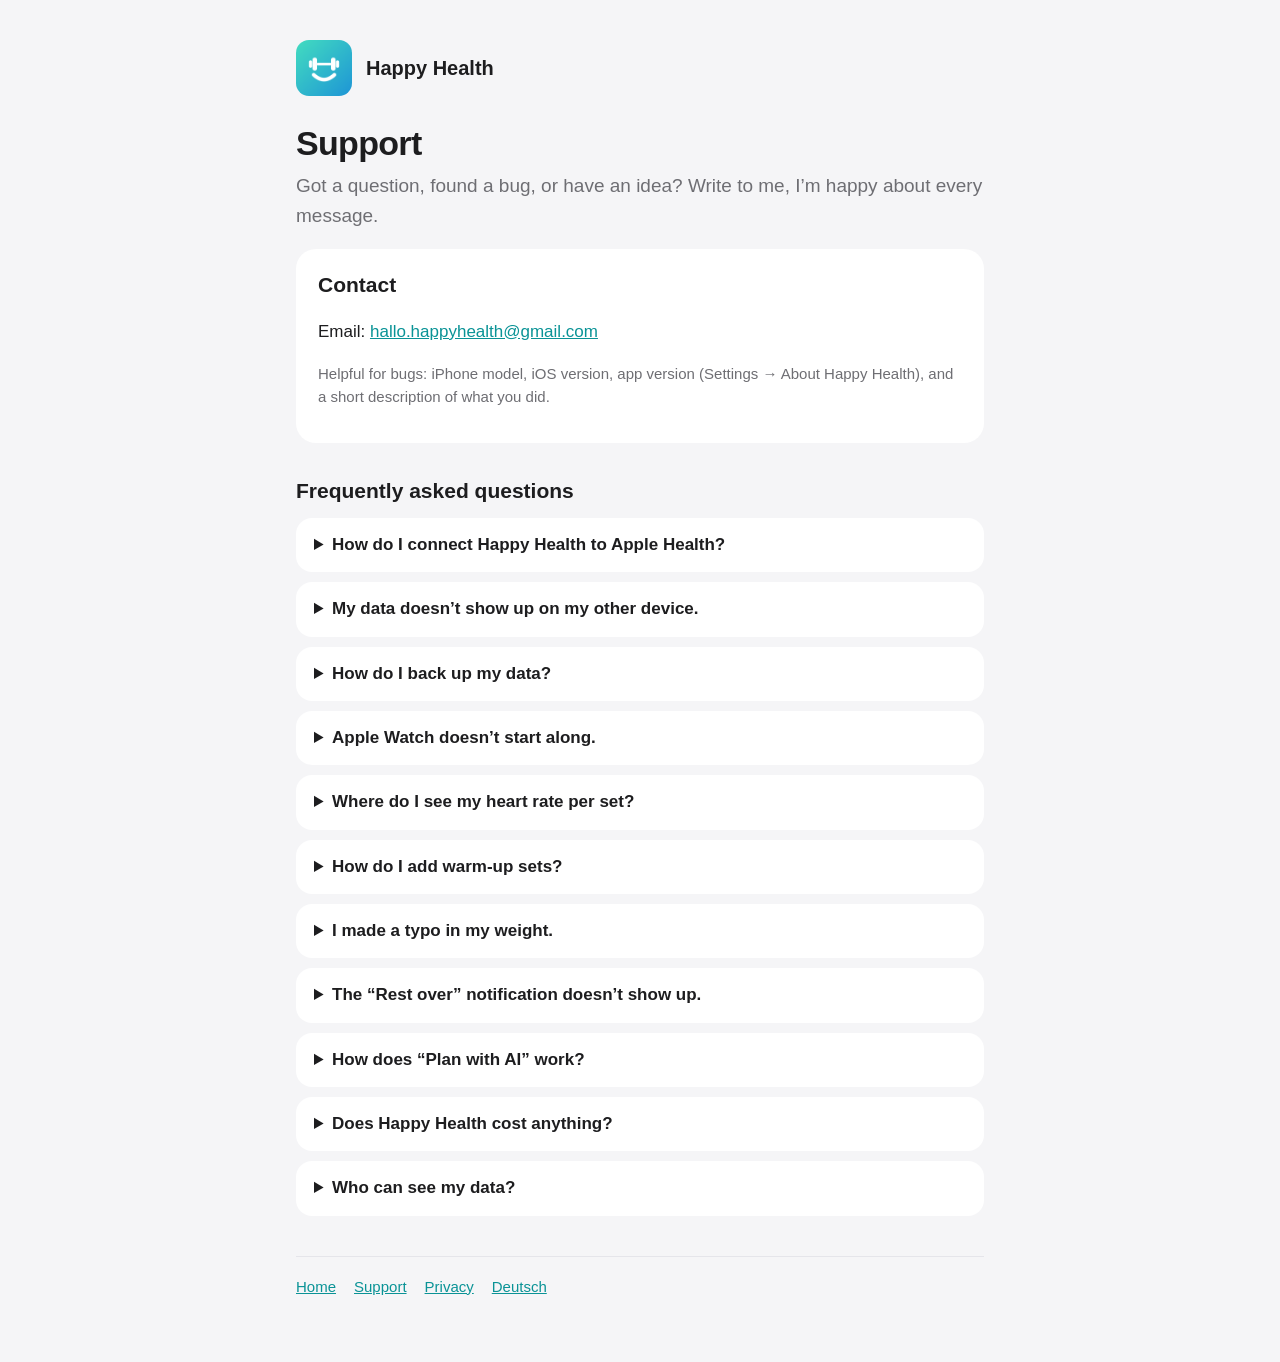
<file: en/support.html>
<!doctype html>
<html lang="en">
<head>
  <meta charset="utf-8">
  <meta name="viewport" content="width=device-width, initial-scale=1">
  <title>Support – Happy Health</title>
  <link rel="alternate" hreflang="de" href="../support.html">
  <link rel="stylesheet" href="../style.css">
</head>
<body>
<main>
  <header>
    <img src="../icon.png" alt="">
    <a href="./">Happy Health</a>
  </header>

  <h1>Support</h1>
  <p class="lead">Got a question, found a bug, or have an idea? Write to me, I’m happy about every message.</p>

  <div class="card">
    <h2>Contact</h2>
    <p>Email: <a href="mailto:hallo.happyhealth@gmail.com?subject=Happy%20Health">hallo.happyhealth@gmail.com</a></p>
    <p class="muted">Helpful for bugs: iPhone model, iOS version, app version (Settings → About Happy Health), and a short description of what you did.</p>
  </div>

  <h2>Frequently asked questions</h2>

  <details>
    <summary>How do I connect Happy Health to Apple Health?</summary>
    <p>In the app, go to Settings → Apple Health → “Connect to Apple Health”. If you declined access earlier, allow it in the Health app: profile picture at the top right → Apps → Happy Health.</p>
  </details>

  <details>
    <summary>My data doesn’t show up on my other device.</summary>
    <p>Syncing works through your private iCloud. Check that you’re signed in to iCloud with the same Apple Account on both devices and that iCloud Drive is turned on. The first sync can take a few minutes, especially on Wi-Fi with many photos.</p>
  </details>

  <details>
    <summary>How do I back up my data?</summary>
    <p>Besides iCloud, you can export a backup file under Settings → Data &amp; iCloud and restore it later, for example when switching devices.</p>
  </details>

  <details>
    <summary>Apple Watch doesn’t start along.</summary>
    <p>The watch app starts automatically when you begin a workout on iPhone. Happy Health needs to be installed on the watch (Watch app on iPhone → Available Apps), Apple Health needs to be connected, and “Start Apple Watch too” needs to be on under Settings → Live Workout.</p>
  </details>

  <details>
    <summary>Where do I see my heart rate per set?</summary>
    <p>If you train with Apple Watch, the app shows the average and peak for every set in the workout summary and later in your workout history, plus how much your heart rate recovers during rest. Happy Health needs permission to read your heart rate in Apple Health. The values are calculated live from Apple Health each time and are never stored.</p>
  </details>

  <details>
    <summary>How do I add warm-up sets?</summary>
    <p>Open an exercise in your training plan and choose a level under “Warm-up”. The app works out the weights from your working weight. During the workout you just check the warm-up sets off.</p>
  </details>

  <details>
    <summary>I made a typo in my weight.</summary>
    <p>There’s one value per day. Just enter the correct weight for the same day and it replaces the old value, in Apple Health too.</p>
  </details>

  <details>
    <summary>The “Rest over” notification doesn’t show up.</summary>
    <p>In the app, Settings → Live Workout → “Notification when rest ends” runs a checkup to see whether everything is turned on and takes you straight to the right setting. If you train with Apple Watch, iOS often turns on the Fitness Focus. To let the notification through: Settings → Focus → Fitness → Notifications → under “Apps”, add Happy Health. Use “Send Test Notification” to try it right away.</p>
  </details>

  <details>
    <summary>How does “Plan with AI” work?</summary>
    <p>Happy Health gives you a text with the exercise list and the plan format, which you send to an AI of your choice. You bring the answer back as a file or by pasting it. The app itself sends nothing over the internet, and the text contains no workout or health data. Before saving, you see the plan in “Review Plan”, and when revising, also what changes.</p>
  </details>

  <details>
    <summary>Does Happy Health cost anything?</summary>
    <p>No. No ads, no subscriptions, no in-app purchases.</p>
  </details>

  <details>
    <summary>Who can see my data?</summary>
    <p>Only you. Everything stays on your device and in your private iCloud. Read more in the <a href="privacy.html">privacy policy</a>.</p>
  </details>

  <nav>
    <a href="./">Home</a>
    <a href="support.html">Support</a>
    <a href="privacy.html">Privacy</a>
    <a href="../support.html">Deutsch</a>
  </nav>
</main>
</body>
</html>
</file>
<file: style.css>
:root {
  color-scheme: light dark;
  --bg: #f5f5f7;
  --card: #ffffff;
  --text: #1d1d1f;
  --muted: #6e6e73;
  --accent: #0a9396;
  --line: #e5e5ea;
}
@media (prefers-color-scheme: dark) {
  :root {
    --bg: #000000;
    --card: #1c1c1e;
    --text: #f5f5f7;
    --muted: #98989d;
    --accent: #3cc8c8;
    --line: #38383a;
  }
}
* { box-sizing: border-box; }
body {
  margin: 0;
  background: var(--bg);
  color: var(--text);
  font: 17px/1.55 -apple-system, BlinkMacSystemFont, "SF Pro Text", "Helvetica Neue", Arial, sans-serif;
  -webkit-text-size-adjust: 100%;
}
main { max-width: 720px; margin: 0 auto; padding: 40px 16px 64px; }
header { display: flex; align-items: center; gap: 14px; margin-bottom: 28px; }
header img { width: 56px; height: 56px; border-radius: 13px; }
header a { color: inherit; text-decoration: none; font-weight: 700; font-size: 20px; }
h1 { font-size: 34px; line-height: 1.15; margin: 0 0 8px; letter-spacing: -0.02em; }
h2 { font-size: 21px; margin: 32px 0 8px; }
p, li { color: var(--text); }
.lead { color: var(--muted); font-size: 19px; margin-top: 0; }
.muted { color: var(--muted); font-size: 15px; }
.card { background: var(--card); border-radius: 20px; padding: 20px 22px; margin: 16px 0; }
.card h2 { margin-top: 0; }
a { color: var(--accent); }
ul { padding-left: 22px; }
details { background: var(--card); border-radius: 16px; padding: 14px 18px; margin: 10px 0; }
summary { font-weight: 600; cursor: pointer; }
details p { margin-bottom: 0; }
nav { display: flex; flex-wrap: wrap; gap: 8px 18px; margin-top: 40px; padding-top: 18px; border-top: 1px solid var(--line); font-size: 15px; }
.button { display: inline-block; background: var(--accent); color: #fff; font-weight: 600; text-decoration: none; padding: 12px 22px; border-radius: 999px; }
.shots { display: flex; gap: 12px; overflow-x: auto; scroll-snap-type: x mandatory; scroll-padding-inline: 16px; margin: 24px -16px; padding: 0 16px 8px; }
.shots img { flex: 0 0 auto; width: 200px; height: auto; border-radius: 18px; scroll-snap-align: start; }
</file>
